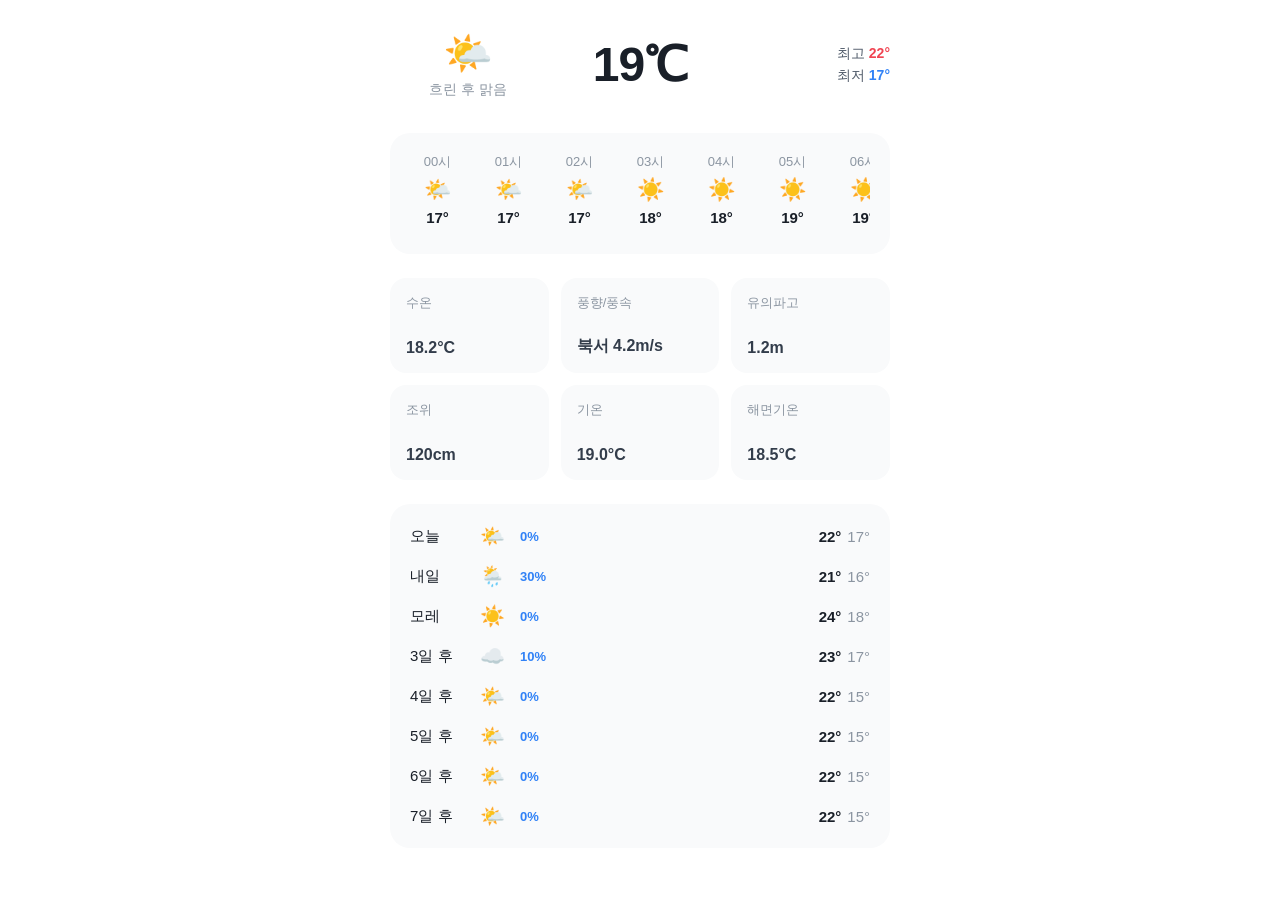
<file: weather.html>
<!DOCTYPE html>
<html lang="ko">
<head>
  <meta charset="UTF-8">
  <meta name="viewport" content="width=device-width, initial-scale=1.0">
  <title>날씨</title>
  <style>
    /* Toss Style Reset & Base */
    * { box-sizing: border-box; margin: 0; padding: 0; font-family: -apple-system, BlinkMacSystemFont, "Segoe UI", Roboto, "Helvetica Neue", Arial, sans-serif; }
    body { background-color: #ffffff; color: #191f28; padding: 20px; display: flex; justify-content: center; }
    
    .container { width: 100%; max-width: 500px; display: flex; flex-direction: column; gap: 24px; }
    
    /* 카드 공통 스타일 */
    .card { background: #f9fafb; border-radius: 20px; padding: 20px; }
    
    /* 1. 현재 날씨 헤더 */
    .currentWeather { display: grid; grid-template-columns: 1fr 1.2fr 1fr; align-items: center; text-align: center; background: #ffffff; padding: 10px 0; }
    .currentWeather .weatherIcon { font-size: 40px; }
    .currentWeather .status { font-size: 14px; color: #8b95a1; margin-top: 4px; }
    .currentWeather .tempMain { font-size: 48px; font-weight: 700; letter-spacing: -1px; }
    .currentWeather .tempRange { text-align: right; font-size: 14px; color: #4e5968; display: flex; flex-direction: column; gap: 4px; }
    .currentWeather .tempRange span strong { color: #191f28; }

    /* 2. 시간별 날씨 (가로 스크롤) */
    .hourlyScroll { display: flex; gap: 16px; overflow-x: auto; padding-bottom: 8px; scrollbar-width: none; }
    .hourlyScroll::-webkit-scrollbar { display: none; }
    .hourlyItem { flex: 0 0 auto; text-align: center; display: flex; flex-direction: column; align-items: center; gap: 6px; width: 55px; }
    .hourlyItem .time { font-size: 13px; color: #8b95a1; }
    .hourlyItem .icon { font-size: 22px; }
    .hourlyItem .temp { font-size: 15px; font-weight: 600; }

    /* 3. 해양/기상 상세 정보 그리드 */
    .detailsGrid { display: grid; grid-template-columns: repeat(3, 1fr); gap: 12px; }
    .detailCard { background: #f9fafb; border-radius: 16px; padding: 16px; display: flex; flex-direction: column; justify-content: space-between; min-height: 95px; }
    .detailCard .title { font-size: 13px; color: #8b95a1; font-weight: 500; }
    .detailCard .value { font-size: 16px; font-weight: 600; color: #333d4b; margin-top: 8px; }

    /* 4. 주간 날씨 리스트 */
    .weeklyForecast { display: flex; flex-direction: column; gap: 16px; }
    .weeklyItem { display: grid; grid-template-columns: 70px 40px 1fr auto; align-items: center; font-size: 15px; font-weight: 500; }
    .weeklyItem .day { color: #191f28; }
    .weeklyItem .icon { font-size: 20px; }
    .weeklyItem .rain-pop { color: #3182f6; font-size: 13px; font-weight: 600; }
    .weeklyItem .tempRange { text-align: right; color: #8b95a1; }
    .weeklyItem .tempRange .max { color: #191f28; font-weight: 600; margin-right: 6px; }
  </style>
</head>
<body>

  <div class="container">
    
    <div class="currentWeather">
      <div>
        <div class="weatherIcon">🌤️</div>
        <div class="status">흐린 후 맑음</div>
      </div>
      <div class="tempMain">19℃</div>
      <div class="tempRange">
        <span>최고 <strong style="color:#f04452;">22°</strong></span>
        <span>최저 <strong style="color:#3182f6;">17°</strong></span>
      </div>
    </div>

    <div class="card">
      <div class="hourlyScroll">
        <div class="hourlyItem"><span class="time">00시</span><span class="icon">🌤️</span><span class="temp">17°</span></div>
        <div class="hourlyItem"><span class="time">01시</span><span class="icon">🌤️</span><span class="temp">17°</span></div>
        <div class="hourlyItem"><span class="time">02시</span><span class="icon">🌤️</span><span class="temp">17°</span></div>
        <div class="hourlyItem"><span class="time">03시</span><span class="icon">☀️</span><span class="temp">18°</span></div>
        <div class="hourlyItem"><span class="time">04시</span><span class="icon">☀️</span><span class="temp">18°</span></div>
        <div class="hourlyItem"><span class="time">05시</span><span class="icon">☀️</span><span class="temp">19°</span></div>
        <div class="hourlyItem"><span class="time">06시</span><span class="icon">☀️</span><span class="temp">19°</span></div>
        <div class="hourlyItem"><span class="time">07시</span><span class="icon">☀️</span><span class="temp">19°</span></div>
        <div class="hourlyItem"><span class="time">08시</span><span class="icon">☀️</span><span class="temp">19°</span></div>
        <div class="hourlyItem"><span class="time">09시</span><span class="icon">☀️</span><span class="temp">19°</span></div>
        <div class="hourlyItem"><span class="time">10시</span><span class="icon">☀️</span><span class="temp">19°</span></div>
        <div class="hourlyItem"><span class="time">11시</span><span class="icon">☀️</span><span class="temp">19°</span></div>
        <div class="hourlyItem"><span class="time">12시</span><span class="icon">☀️</span><span class="temp">19°</span></div>
        <div class="hourlyItem"><span class="time">13시</span><span class="icon">☀️</span><span class="temp">19°</span></div>
        <div class="hourlyItem"><span class="time">14시</span><span class="icon">☀️</span><span class="temp">19°</span></div>
        <div class="hourlyItem"><span class="time">15시</span><span class="icon">☀️</span><span class="temp">19°</span></div>
        <div class="hourlyItem"><span class="time">16시</span><span class="icon">☀️</span><span class="temp">19°</span></div>
        <div class="hourlyItem"><span class="time">17시</span><span class="icon">☀️</span><span class="temp">19°</span></div>
        <div class="hourlyItem"><span class="time">18시</span><span class="icon">☀️</span><span class="temp">19°</span></div>
        <div class="hourlyItem"><span class="time">19시</span><span class="icon">☀️</span><span class="temp">19°</span></div>
        <div class="hourlyItem"><span class="time">20시</span><span class="icon">☀️</span><span class="temp">19°</span></div>
        <div class="hourlyItem"><span class="time">21시</span><span class="icon">☀️</span><span class="temp">19°</span></div>
        <div class="hourlyItem"><span class="time">22시</span><span class="icon">☀️</span><span class="temp">19°</span></div>
        <div class="hourlyItem"><span class="time">23시</span><span class="icon">☀️</span><span class="temp">19°</span></div>
        <div class="hourlyItem"><span class="time">24시</span><span class="icon">🌤️</span><span class="temp">19°</span></div>
      </div>
    </div>

    <div class="detailsGrid">
      <div class="detailCard"><span class="title">수온</span><span class="value">18.2°C</span></div>
      <div class="detailCard"><span class="title">풍향/풍속</span><span class="value">북서 4.2m/s</span></div>
      <div class="detailCard"><span class="title">유의파고</span><span class="value">1.2m</span></div>
      <div class="detailCard"><span class="title">조위</span><span class="value">120cm</span></div>
      <div class="detailCard"><span class="title">기온</span><span class="value">19.0°C</span></div>
      <div class="detailCard"><span class="title">해면기온</span><span class="value">18.5°C</span></div>
    </div>

    <div class="card weeklyForecast">
      <div class="weeklyItem">
        <span class="day">오늘</span><span class="icon">🌤️</span><span class="rain-pop">0%</span>
        <div class="tempRange"><span class="max">22°</span><span class="min">17°</span></div>
      </div>
      <div class="weeklyItem">
        <span class="day">내일</span><span class="icon">🌦️</span><span class="rain-pop">30%</span>
        <div class="tempRange"><span class="max">21°</span><span class="min">16°</span></div>
      </div>
      <div class="weeklyItem">
        <span class="day">모레</span><span class="icon">☀️</span><span class="rain-pop">0%</span>
        <div class="tempRange"><span class="max">24°</span><span class="min">18°</span></div>
      </div>
      <div class="weeklyItem">
        <span class="day">3일 후</span><span class="icon">☁️</span><span class="rain-pop">10%</span>
        <div class="tempRange"><span class="max">23°</span><span class="min">17°</span></div>
      </div>
      <div class="weeklyItem">
        <span class="day">4일 후</span><span class="icon">🌤️</span><span class="rain-pop">0%</span>
        <div class="tempRange"><span class="max">22°</span><span class="min">15°</span></div>
      </div>
      <div class="weeklyItem">
        <span class="day">5일 후</span><span class="icon">🌤️</span><span class="rain-pop">0%</span>
        <div class="tempRange"><span class="max">22°</span><span class="min">15°</span></div>
      </div>
      <div class="weeklyItem">
        <span class="day">6일 후</span><span class="icon">🌤️</span><span class="rain-pop">0%</span>
        <div class="tempRange"><span class="max">22°</span><span class="min">15°</span></div>
      </div>
      <div class="weeklyItem">
        <span class="day">7일 후</span><span class="icon">🌤️</span><span class="rain-pop">0%</span>
        <div class="tempRange"><span class="max">22°</span><span class="min">15°</span></div>
      </div>
    </div>

  </div>

</body>
</html>
</file>
